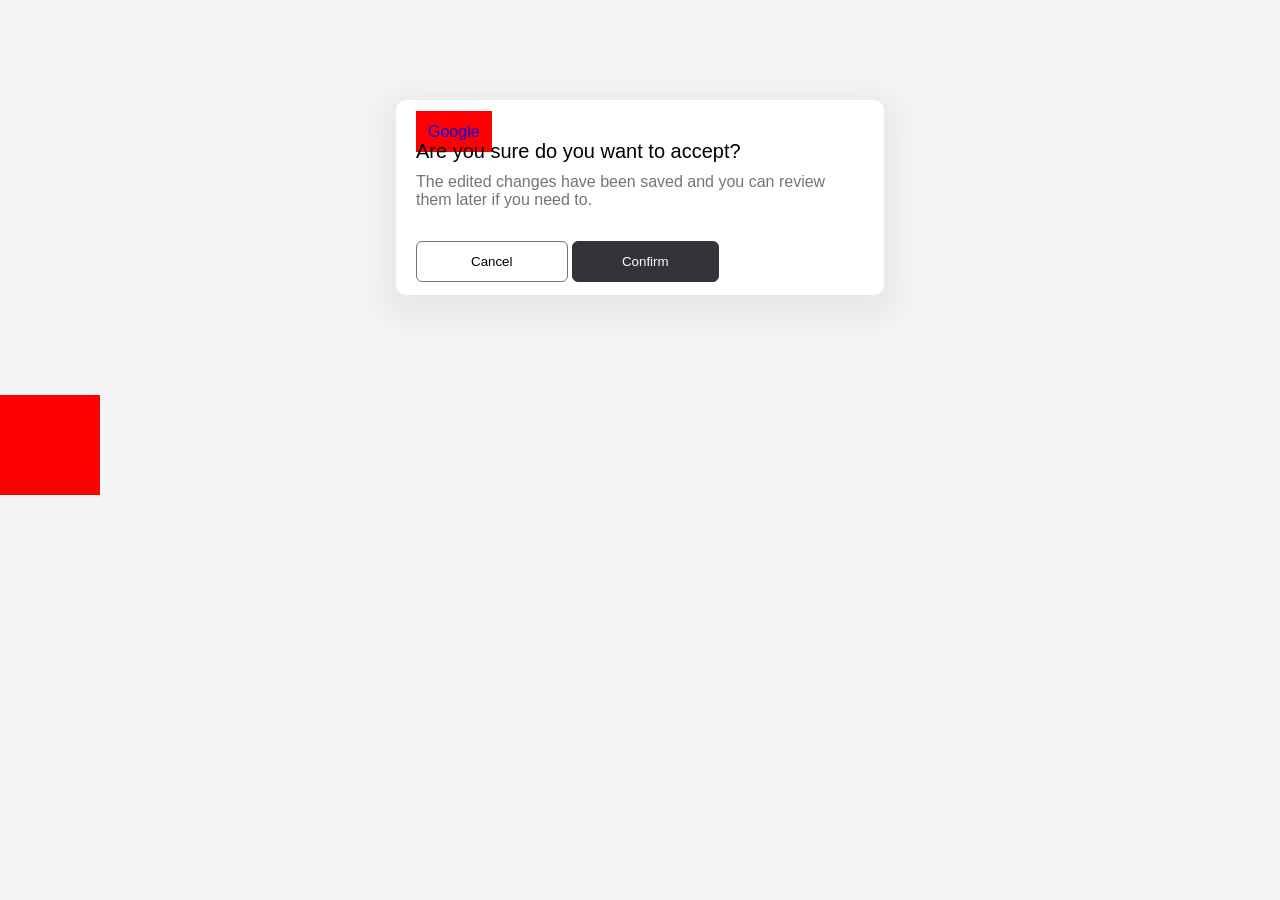
<file: classwork/index.html>
<!doctype html>
<html>
  <head>
    <link rel="stylesheet" href="./css/reset.css" />
    <link rel="stylesheet" href="./css/styles.css" />
    <title>Document</title>
  </head>
  <body>
    <div class="confirmation-section">
      <a href="https://google.com">Google</a>
      <h3>Are you sure do you want to accept?</h3>
      <p>
        The edited changes have been saved and you can review them later if you
        need to.
      </p>
      <button class="cancel btn">Cancel</button>
      <button class="confirm btn">Confirm</button>
    </div>

    <div class="box">

    </div>
  </body>
</html>
</file>
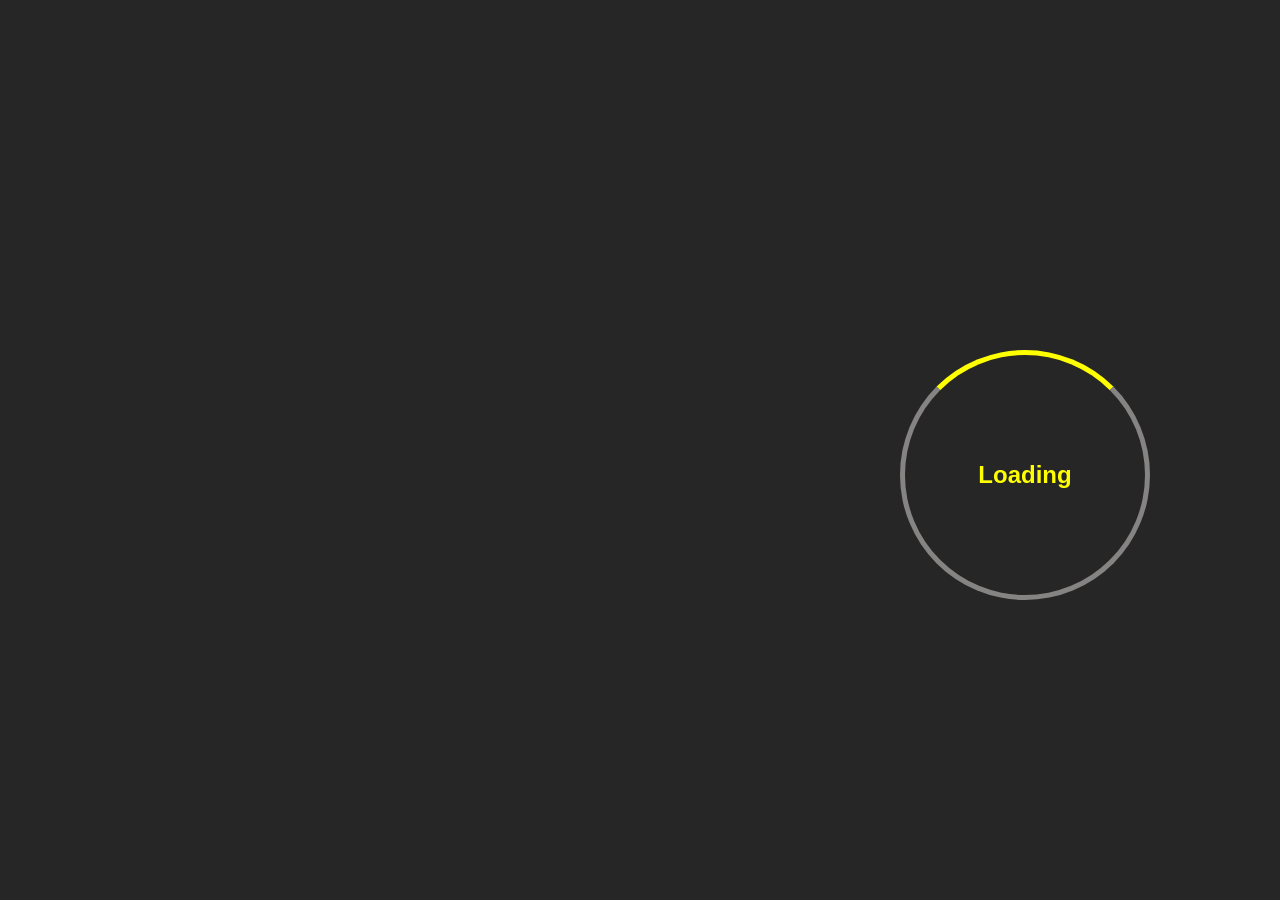
<file: davaleba8/index.html>
<!DOCTYPE html>
<html lang="en">
<head>
    <title>Davaleba_8</title>
    <link rel="stylesheet" href="./css/reset.css">
    <link rel="stylesheet" href="./css/style.css">
    
</head>
<body>
  
    <div class="loader">
    <div class="spinner"></div>
    <p>Loading</p>
</div>
   

</body>
</html>
</file>
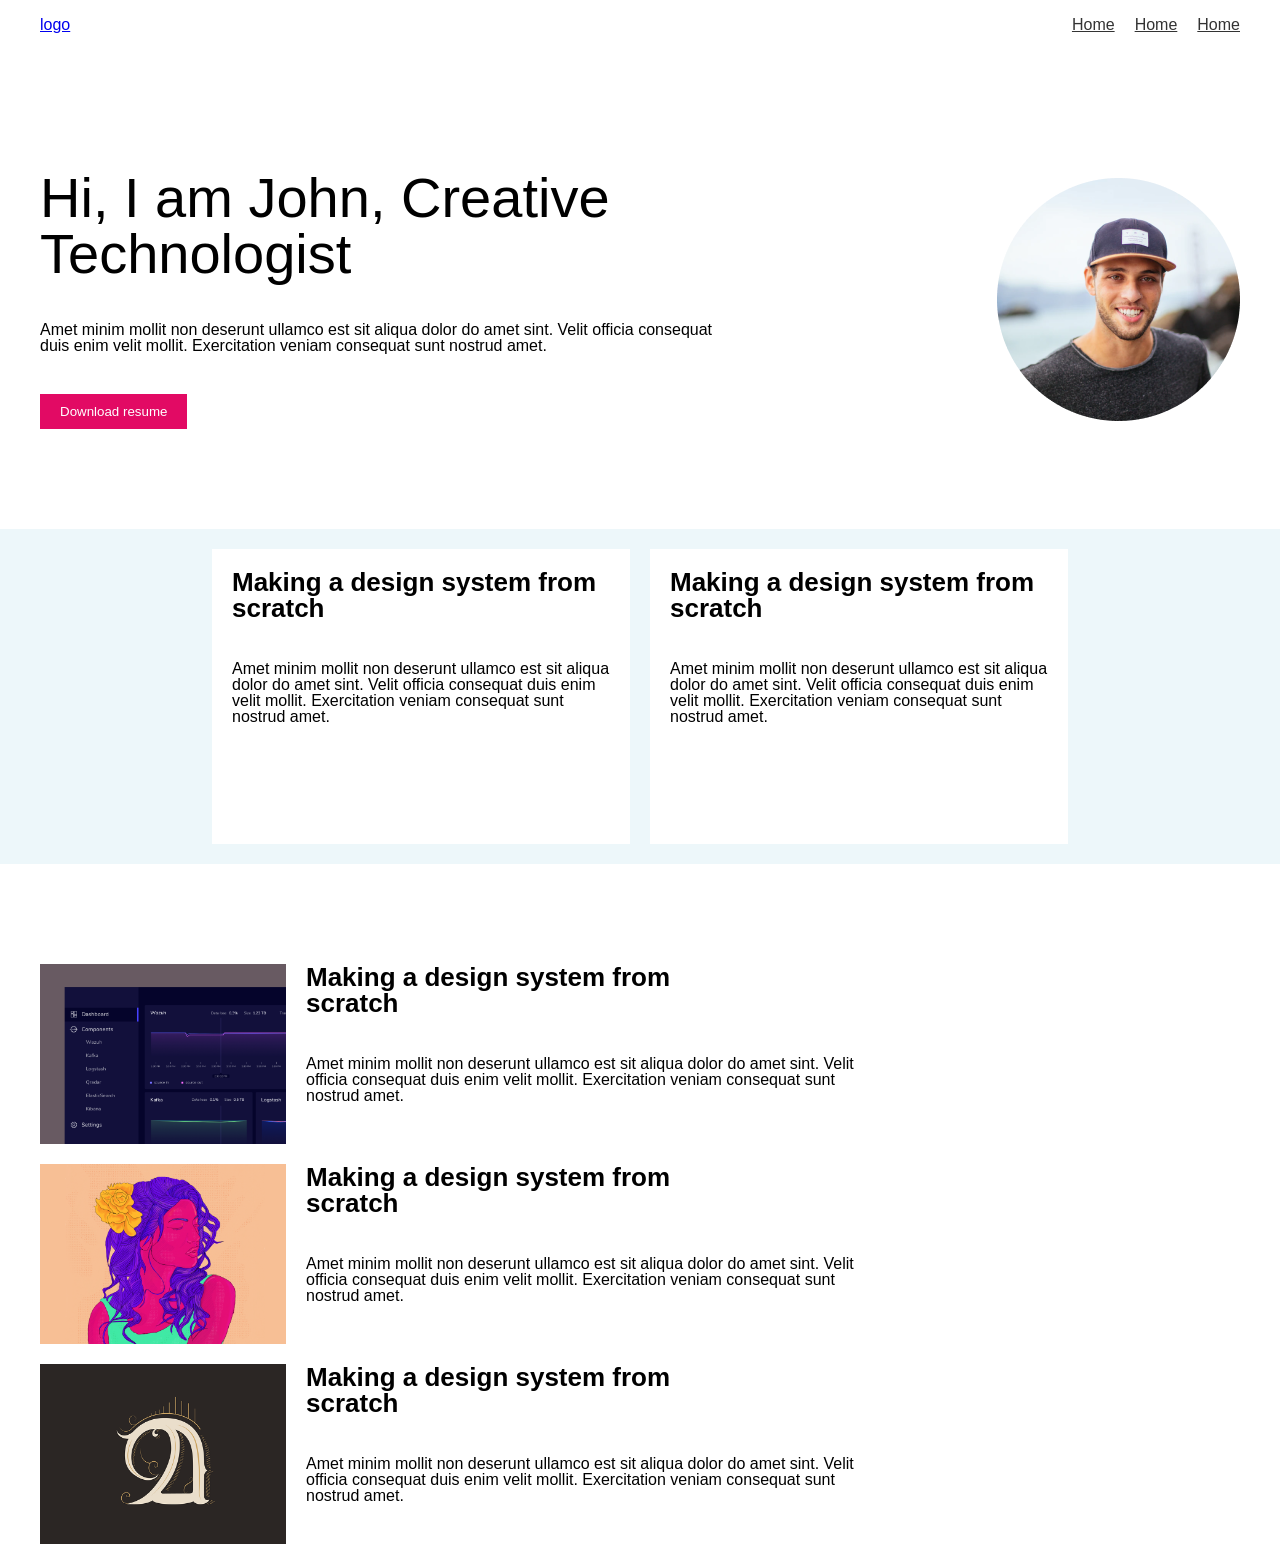
<file: davaleba_11/june-lecture11-main/index.html>
<!doctype html>
<html lang="en">
  <head>
    <link rel="stylesheet" href="./css/reset.css" />
    <link rel="stylesheet" href="./css/styles.css" />
    <meta charset="UTF-8" />
    <meta name="viewport" content="width=device-width, initial-scale=1.0" />
    <title>Lecture 11</title>
  </head>
  <body>
    <header>
      <nav class="container">
        <a href="#">logo</a>

        <ul class="nav-list">
          <li>
            <a href="#">Home</a>
          </li>
          <li>
            <a href="#">Home</a>
          </li>
          <li>
            <a href="#">Home</a>
          </li>
        </ul>

        <img src="./images/burger-icon.svg" alt="menu" class="burger-menu" />
      </nav>
    </header>

    <main>
      <section class="hero container">
        <div class="hero-text">
          <h1>Hi, I am John, Creative Technologist</h1>
          <p>
            Amet minim mollit non deserunt ullamco est sit aliqua dolor do amet sint. 
            Velit officia consequat duis enim velit mollit.
             Exercitation veniam consequat sunt nostrud amet.
          </p>
          <button class="download-btn">Download resume</button>
        </div>
        <img src="./images/profile.png" alt="" class="profile" />
      </section>
      <section class="posts">
        <div class="card">
          <h2>Making a design system from <br /> scratch</h2>
          <p>Amet minim mollit non deserunt ullamco est sit aliqua dolor do amet sint. Velit officia consequat duis enim velit mollit. Exercitation veniam consequat sunt nostrud amet.</p>
        </div>
        <div class="card ">
          <h2>Making a design system from <br /> scratch</h2>
          <p>Amet minim mollit non deserunt ullamco est sit aliqua dolor do amet sint. Velit officia consequat duis enim velit mollit. Exercitation veniam consequat sunt nostrud amet.</p>
        </div>
      </section>
      <section class="gallery container">
               <div class="gallery-item">
                <img src="./images/first.png" alt="" />
                <div>
                 <h2>Making a design system from <br /> scratch</h2>
                 <p> Amet minim mollit non deserunt ullamco est sit aliqua dolor do amet sint. 
                  Velit <br>officia consequat duis enim velit mollit. 
                  Exercitation veniam consequat sunt <br>nostrud amet.</p>
                </div>
               </div>
               <div class="gallery-item">
                <img src="./images/second.png" alt="" />
                <div>
                 <h2>Making a design system from <br /> scratch</h2>
                 <p> Amet minim mollit non deserunt ullamco est sit aliqua dolor do amet sint. 
                  Velit <br>officia consequat duis enim velit mollit. 
                  Exercitation veniam consequat sunt <br>nostrud amet.</p>
                </div>
               </div>
               <div class="gallery-item">
                <img src="./images/third.png" alt="" />
                <div>
                 <h2>Making a design system from <br /> scratch</h2>
                <p> Amet minim mollit non deserunt ullamco est sit aliqua dolor do amet sint. 
                  Velit <br>officia consequat duis enim velit mollit. 
                  Exercitation veniam consequat sunt <br>nostrud amet.</p>
                </div>
               </div>
      </section>
    </main>
  </body>
</html>
</file>
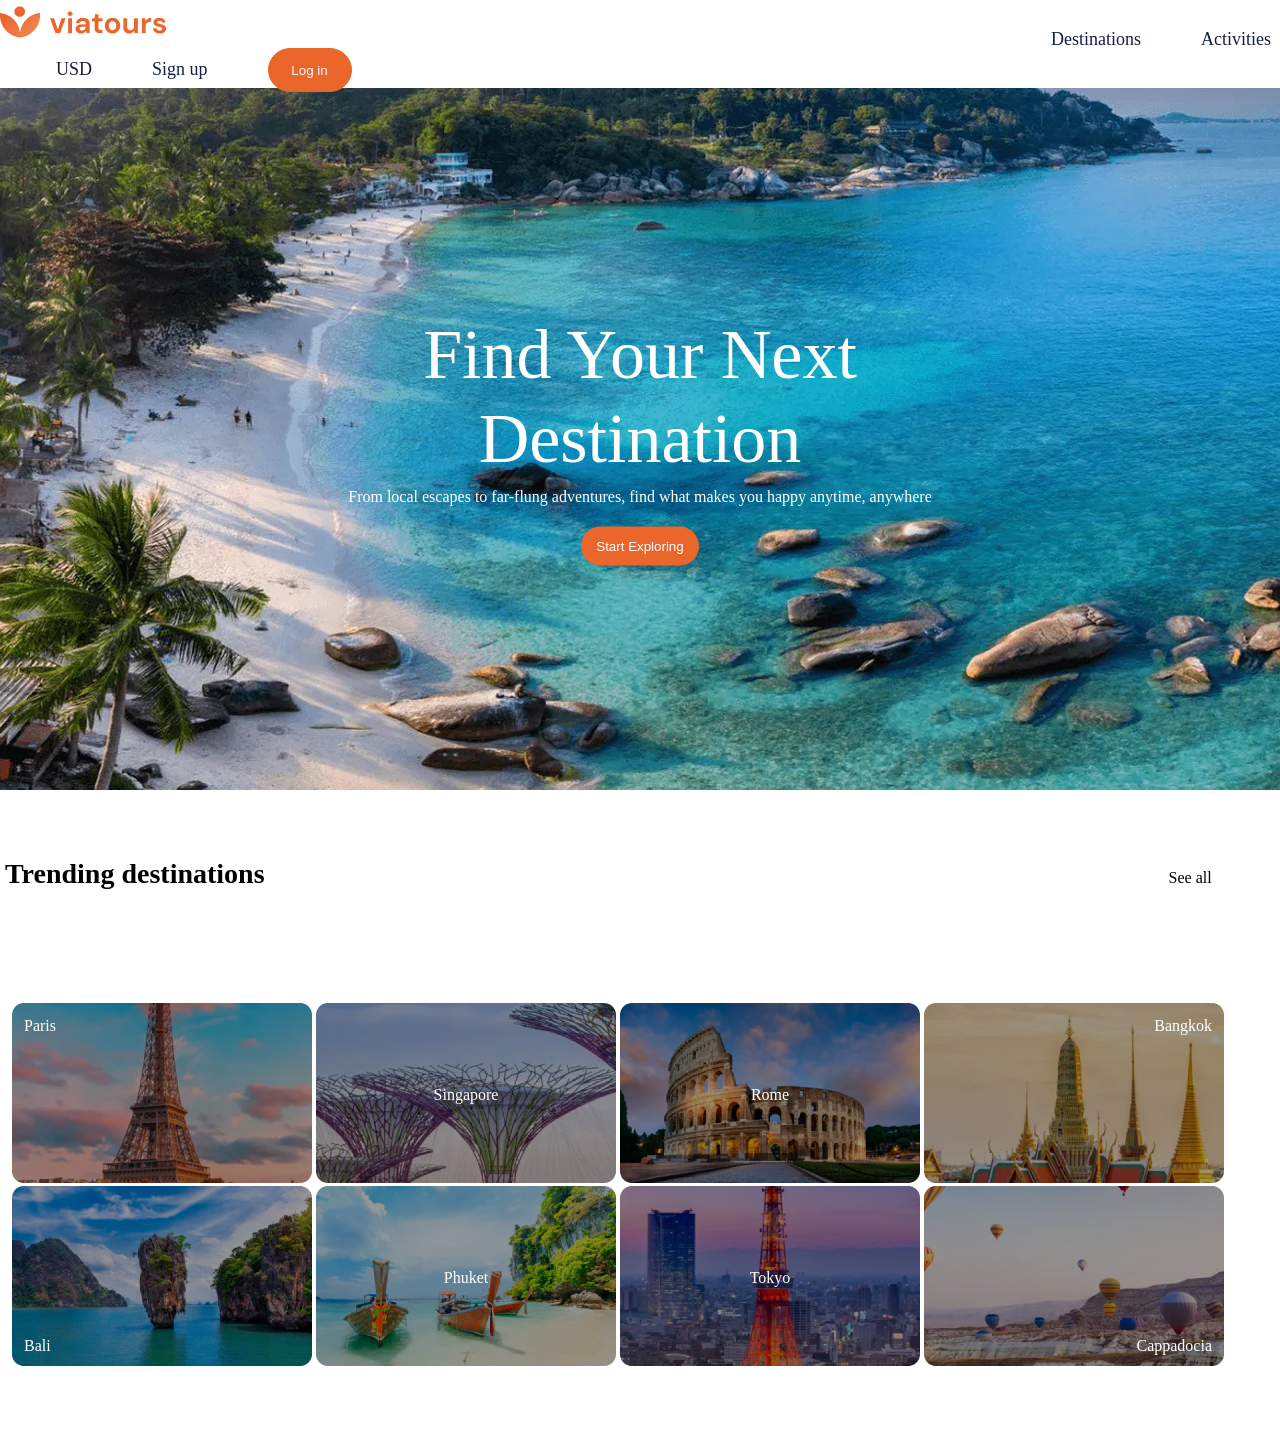
<file: davaleba_5/homework/index.html>
<!DOCTYPE html>
<html lang="en">
<head>
    <title>davaleba 5</title>
    <link rel="stylesheet" href="./css/reset.css" />
    <link rel="stylesheet" href="./css/style.css" />
</head>
<body>
    <header>
      <img src="./images/div.header__logo.png" alt="Geolab Logo" />

      <nav class="header-nav">
        <ul class="nav-list">
         
          </li>
          <li class="nav-item">
            <a href="./index.html">Destinations</a>
          </li>
          <li class="nav-item">
            <a href="./index.html">Activities</a>
          </li>
          <li class="nav-item">
            <a href="./index.html">USD</a>
          </li>
           <li class="nav-item">
            <a href="./index.html">Sign up</a>
          </li>
           <li class="nav-item">
            <button class="log_in">Log in</button>
          </li>
        </ul>
      </nav>
    </header>
    <main>
      <section class="hero">
        <div class="text-wrapper">
          <h1>Find Your Next Destination</h1>
          <p>
            From local escapes to far-flung adventures, find what makes you
            happy anytime, anywhere
          </p>
          <button>Start Exploring</button>
        </div>
      </section>
      <section class="section-text">
        <h2 >Trending destinations</h2>
        <p>See all</p>
        

      </section>
       <section class="destinations">
        <div class="image-wrapper1">
          <img src="./images/paris.png" />
          <h3 class="city_paris">Paris</h3>
        </div>
        <div class="image-wrapper1">
          <img src="./images/singapore.png" />
          <h3 class="city_singapore">Singapore</h3>
        </div>
        <div class="image-wrapper1">
          <img src="./images/roma.png" />
          <h3 class="city_roma">Rome</h3>
        </div>
        <div class="image-wrapper1">
          <img src="./images/bangkok.png" />
          <h3 class="city_bangkok">Bangkok</h3>
        </div>

        <div class="image-wrapper1">
          <img src="./images/bali.png" />
          <h3 class="city_bali">Bali</h3>
        </div>
        <div class="image-wrapper1">
          <img src="./images/phuket.png" />
          <h3 class="city_phuket">Phuket</h3>
        </div>
        <div class="image-wrapper1">
          <img src="./images/tokyo.png" />
          <h3 class="city_tokyo">Tokyo</h3>
        </div>
        <div class="image-wrapper1">
          <img src="./images/cappadocia.png" />
          <h3 class="city_cappadocia">Cappadocia</h3>
        </div>
      </section>
    </main>
    </main>
   
  </body>
</html>
</file>
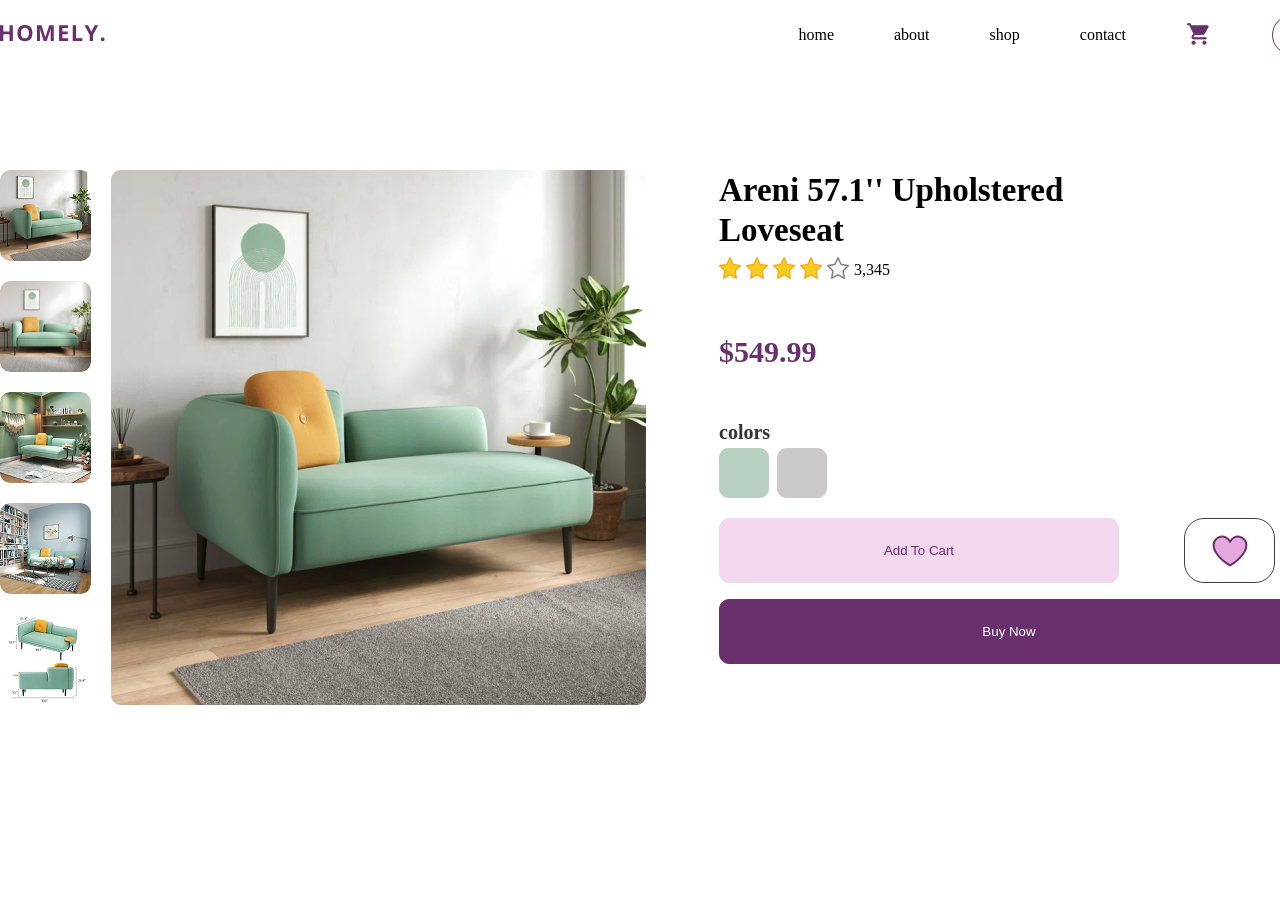
<file: davaleba_6/homework/index.html>
<!DOCTYPE html>
<html lang="en">
<head>
    <title>davaleba_6</title>
    <link rel="stylesheet" href="css/reset.css">
    <link rel="stylesheet" href="css/style.css">
</head>
<body>
    <header class="header">
        <a href="./index.html">
        <img src="./images/logo.svg" alt="Logo" />
      </a>
      <nav class="header-nav">
        <ul class="list">
            <li><a href="#">home</a></li>
            <li><a href="#">about</a></li>
            <li><a href="#">shop</a></li>
            <li><a href="#">contact</a></li>
        </ul>
        <div class="icons">
            <a><img src="images/cart-icon.svg" alt="cart-icon"></a>
            <div class="user-icon"><a><img src="images/user-icon.svg" alt="user-icon"></a></div>

        </div>
      </nav>
    </header>
   <main>
      <section class="hero container">
        <div class="product-images">
          <div class="product-gallery">
            <ul class="images-list">
              <li>
                <img src="./images/product-img-1.png" />
              </li>
              <li>
                <img src="./images/product-img-2.jpg" />
              </li>
              <li>
                <img src="./images/product-img-3.png" />
              </li>
              <li>
                <img src="./images/product-img-4.png" />
              </li>
              <li>
                <img src="./images/product-img-5.png" />
              </li>
            </ul>
          </div>
          <div class="main-image">
            <img src="./images/product-img.png" alt="Sofa" />
          </div>
        </div>

        <div class="product-text">
           <div class="title_div">
             <p class="title">Areni 57.1'' Upholstered<br> Loveseat</p>
            <div class="stars">
                <a><img src="images/Frame (1).png" alt=""></a>
                 <a><img src="images/Frame (1).png" alt=""></a>
                 <a><img src="images/Frame (1).png" alt=""></a>
                 <a><img src="images/Frame (1).png" alt=""></a>
                    <a><img src="images/Frame.png" alt=""></a>
                    <p>3,345</p>
           </div>

            </div>
            <p class="price">$549.99</p>
            <div class="colors">
                <p>colors</p>
                <div class="colors_logos">
                    <img src="images/color-1.png" alt="">
                <img src="images/color-2.png" alt="">
                </div>
            </div>
            <div class="buttons">
                <div class="first_line">
                     <button class="cart">Add To Cart</button>
                     <div class="heart">
                        <img src="images/Frame.svg" alt="">
                     </div>
                </div>
                <button class="buy">Buy Now</button>
            </div>

        </div>
      </section>
    </main>
</body>
</html>
</file>
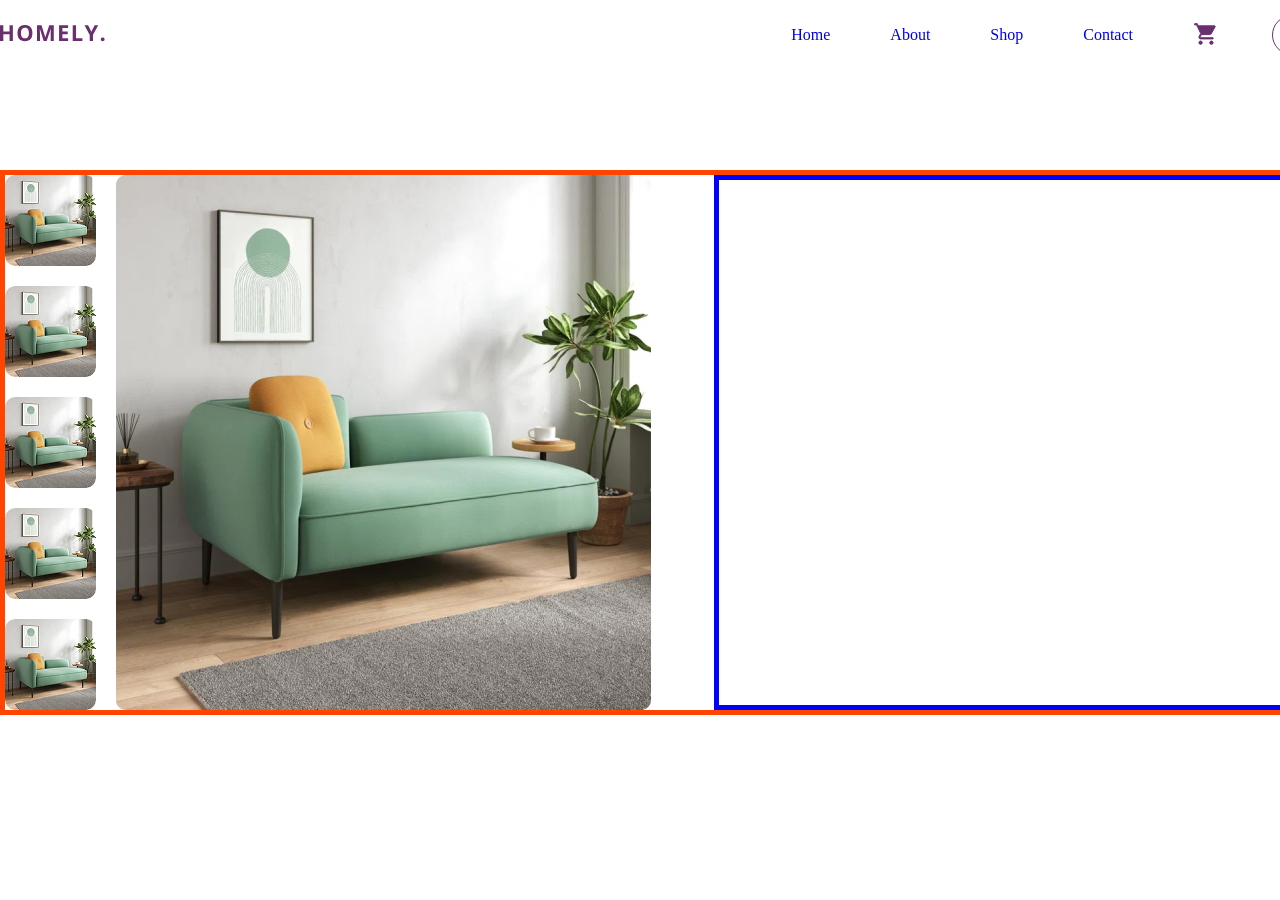
<file: davaleba_6/may-lecture6-main/index.html>
<!doctype html>
<html>
  <head>
    <link rel="stylesheet" href="./css/reset.css" />
    <link rel="stylesheet" href="./css/styles.css" />
    <title>Lecture 6</title>
  </head>
  <body>
    <header class="container">
      <a href="./index.html">
        <img src="./images/logo.svg" alt="Logo" />
      </a>
      <nav class="header-nav">
        <ul class="nav-list">
          <li>
            <a href="#">Home</a>
          </li>
          <li>
            <a href="#">About</a>
          </li>
          <li>
            <a href="#">Shop</a>
          </li>
          <li>
            <a href="#">Contact</a>
          </li>
        </ul>

        <div class="nav-buttons">
          <div>
            <img src="./images/cart-icon.svg" />
          </div>
          <div class="user-profile">
            <img src="./images/user-icon.svg" />
          </div>
        </div>
      </nav>
    </header>

    <main>
      <section class="hero container">
        <div class="product-images">
          <div class="product-gallery">
            <ul class="images-list">
              <li>
                <img src="./images/product-img-1.png" />
              </li>
              <li>
                <img src="./images/product-img-1.png" />
              </li>
              <li>
                <img src="./images/product-img-1.png" />
              </li>
              <li>
                <img src="./images/product-img-1.png" />
              </li>
              <li>
                <img src="./images/product-img-1.png" />
              </li>
            </ul>
          </div>
          <div class="main-image">
            <img src="./images/product-img.png" alt="Sofa" />
          </div>
        </div>

        <div class="product-text"></div>
      </section>
    </main>
    <!-- <section class="wrapper">
      <div class="box"></div>
      <div class="box"></div>
      <div class="box"></div>
    </section> -->
  </body>
</html>
</file>
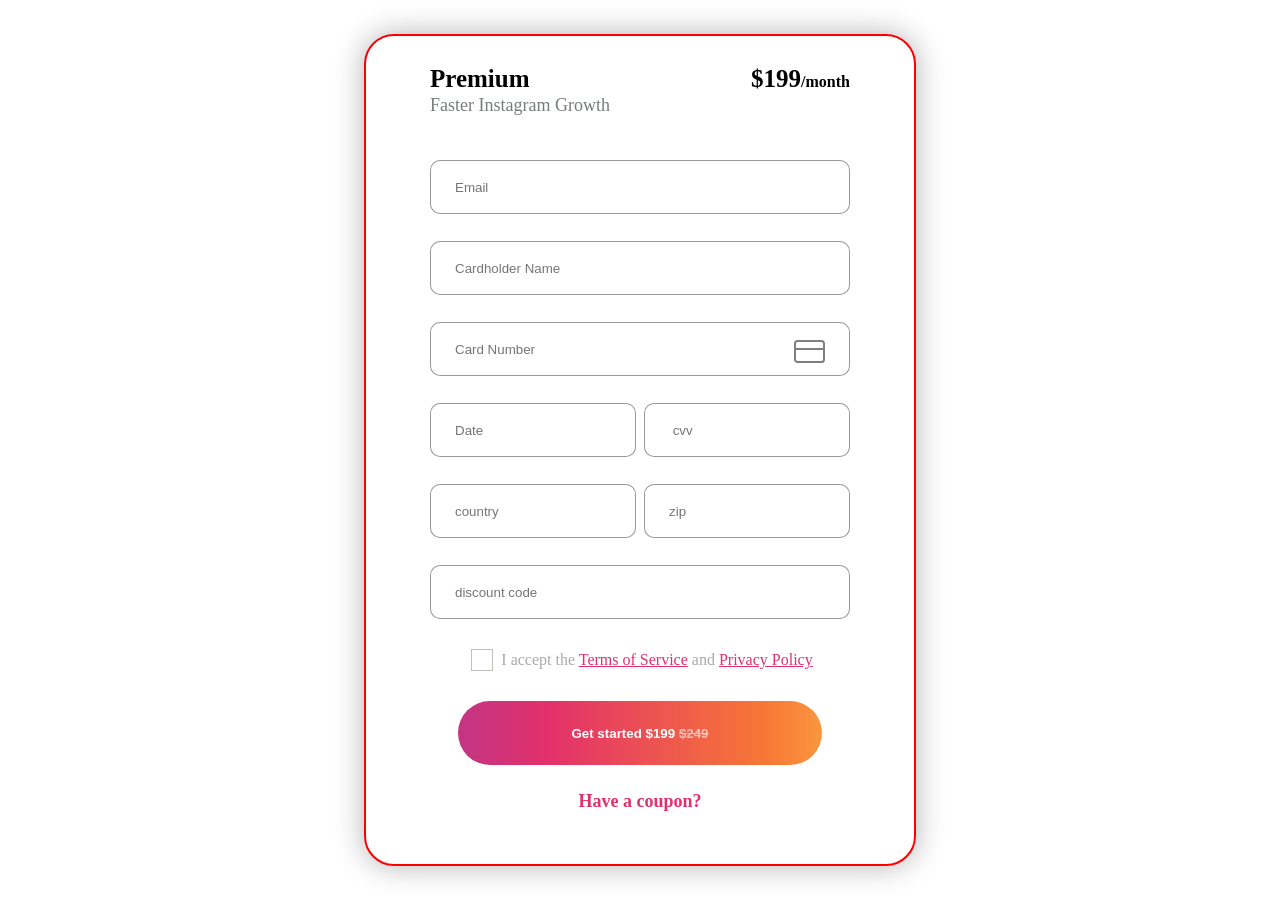
<file: davaleba_8/homework/index.html>
<!doctype html>
<html>
  <head>
    <link rel="stylesheet" href="./css/reset.css" />
    <link rel="stylesheet" href="./css/style.css" />
    <title>Lecture 8</title>
  </head>
  <body>
    <section class="sign-up">
      <div class="form-card">
        <div class="form-header">
          <div class="header-title">
            <h3 class="premium">Premium</h3>
            <h3 class="price">$199<span class="month">/month</span></h3>
          </div>
          <p class="header-desc">Faster Instagram Growth</p>
        </div>

        <form action="#" class="sign-up-form">
          <input type="email" placeholder="Email" />
          <input type="text" placeholder="Cardholder Name" />
          <div class="card-input">
            <input type="text" placeholder="Card Number" />
            <img src="./images/card-icon.svg" class="card-icon" />
          </div>
          <div class="card-details">
          <input type="text" placeholder="Date" />
          <input type="text" placeholder=" cvv" />
          </div>
          <div class="country-details">
            <input type="text" placeholder="country" />
          <input type="text" placeholder="zip" />
          </div>
            <input type="text" placeholder="discount code" />
            
            <div class="Privacy">
                <input type="checkbox" class="checkbox">
                <p>I accept the <a href="" class="link"> Terms of Service</a> and <a href="" class="link">Privacy Policy</a></p>
            </div>
           <button type="submit" class="submit-btn">
                  Get started $199 <span class="sale">$249</span>
         </button>
     <p class="cuppon">Have a coupon?</p>
        </form>
      </div>
    </section>
  </body>
</html>
</file>
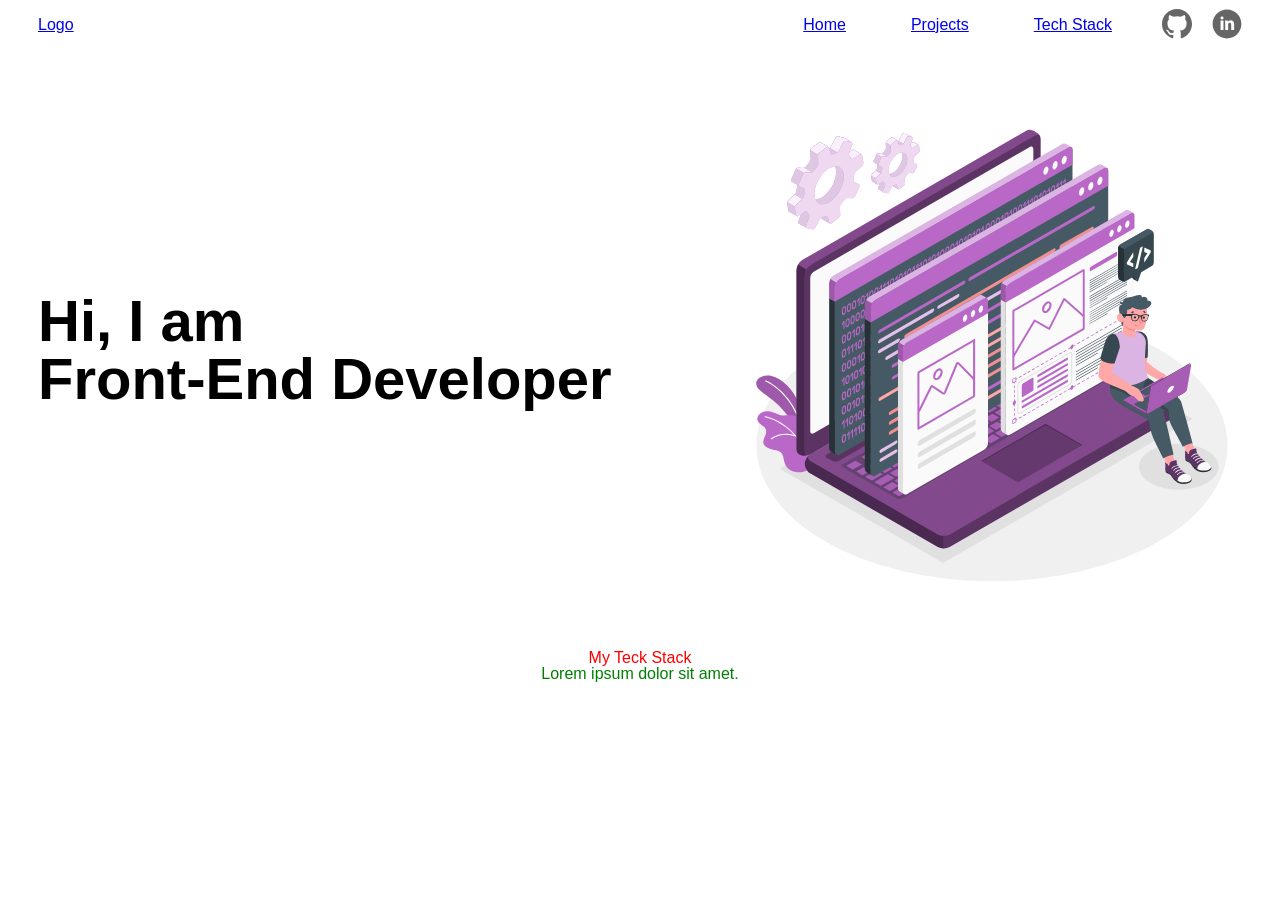
<file: june-lecture12-main/june-lecture12-main/index.html>
<!doctype html>
<html lang="en">
  <head>
    <link rel="stylesheet" href="./css/main.css" />
    <meta charset="UTF-8" />
    <meta name="viewport" content="width=device-width, initial-scale=1.0" />
    <title>Document</title>
  </head>
  <body>
    <header>
      <div class="header-content container">
        <a href="#">Logo</a>
        <nav class="nav">
          <ul class="nav-list">
            <li class="item">
              <a class="link" href="#">Home</a>
            </li>
            <li class="item">
              <a class="link" href="#">Projects</a>
            </li>
            <li class="item">
              <a class="link" href="#">Tech Stack</a>
            </li>
          </ul>

          <ul class="social-media-list">
            <li>
              <a href="#">
                <img src="./images/github-icon.svg" alt="github" />
              </a>
            </li>
            <li>
              <a href="#">
                <img src="./images/linkedin-icon.svg" alt="linkedin" />
              </a>
            </li>
          </ul>
        </nav>
      </div>
    </header>

    <main>
      <section class="hero container">
        <h1>
          Hi, I am <br />
          Front-End Developer
        </h1>
        <img
          src="./images/developer-hero.svg"
          alt="developer"
          class="developer-hero"
        />
      </section>

      <section class="tech-stack container">
        <h2>My Teck Stack</h2>
        <p>Lorem ipsum dolor sit amet.</p>
      </section>
    </main>
  </body>
</html>
</file>
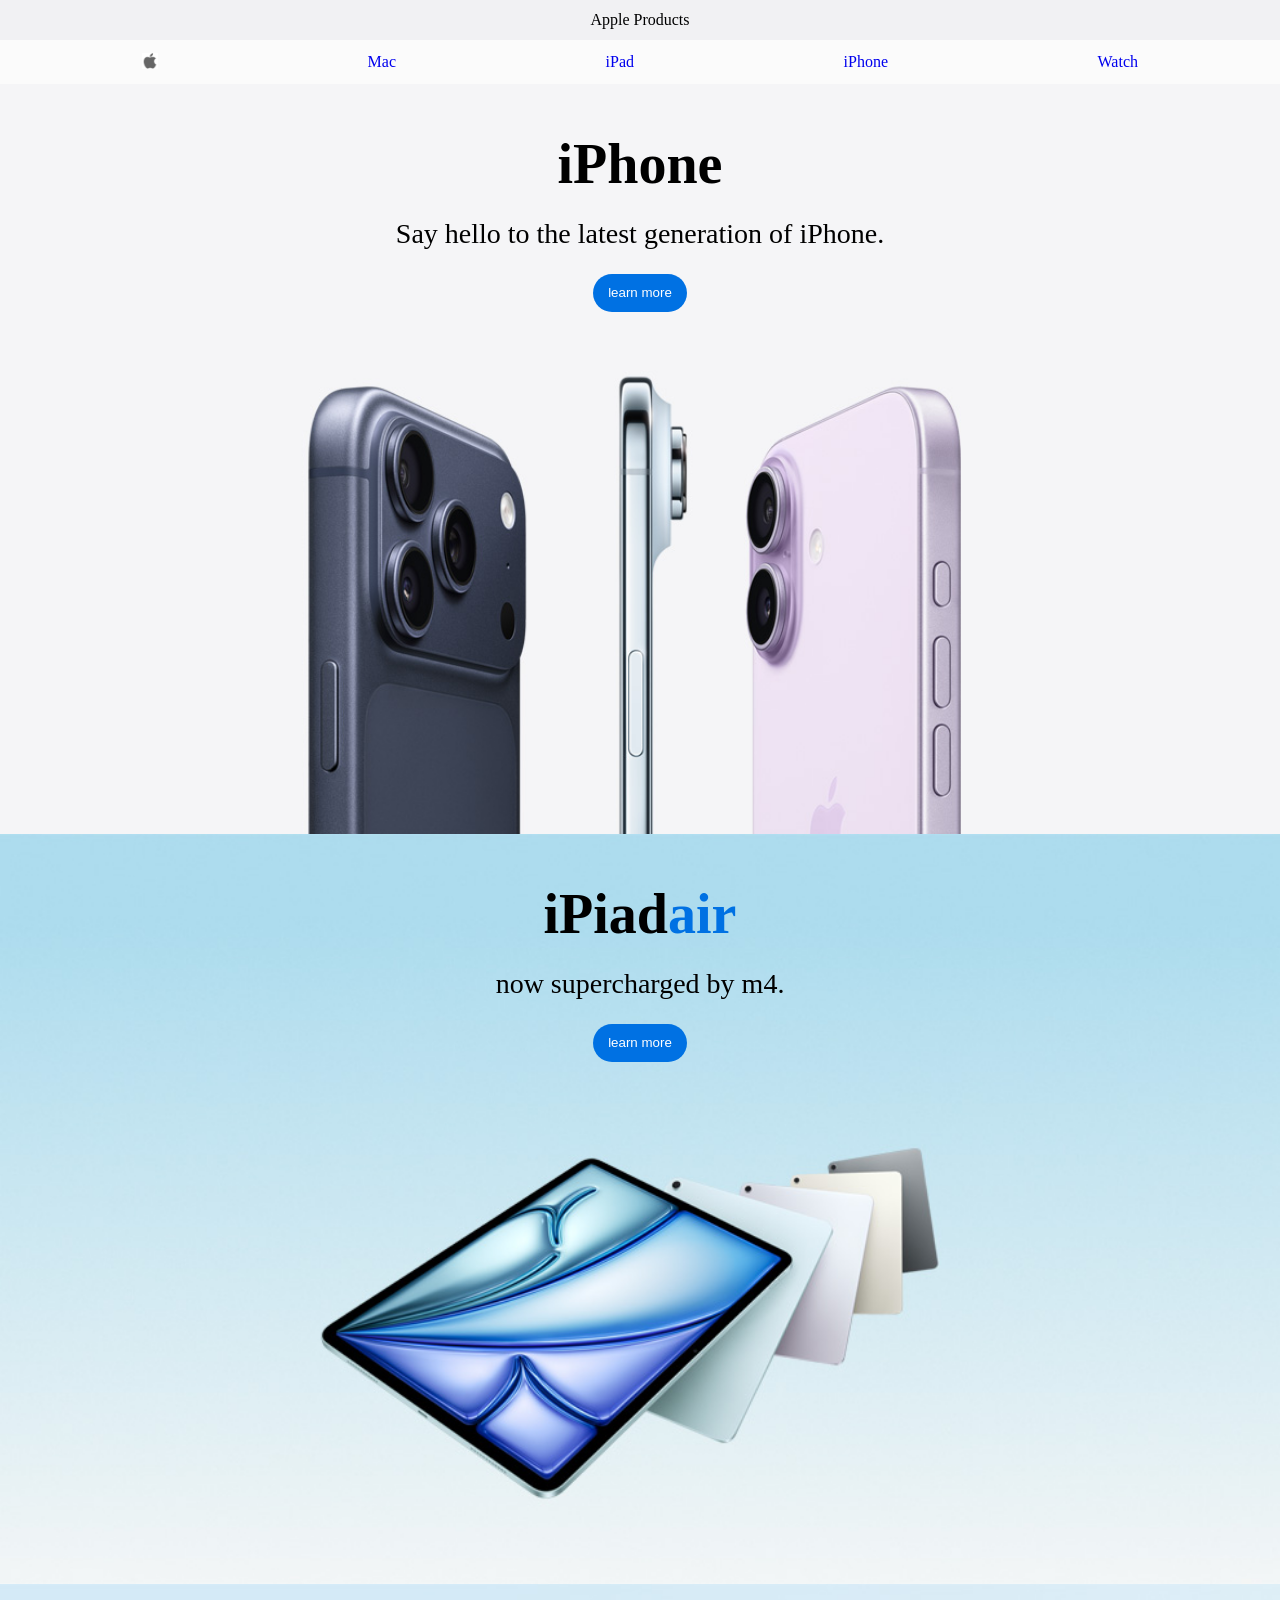
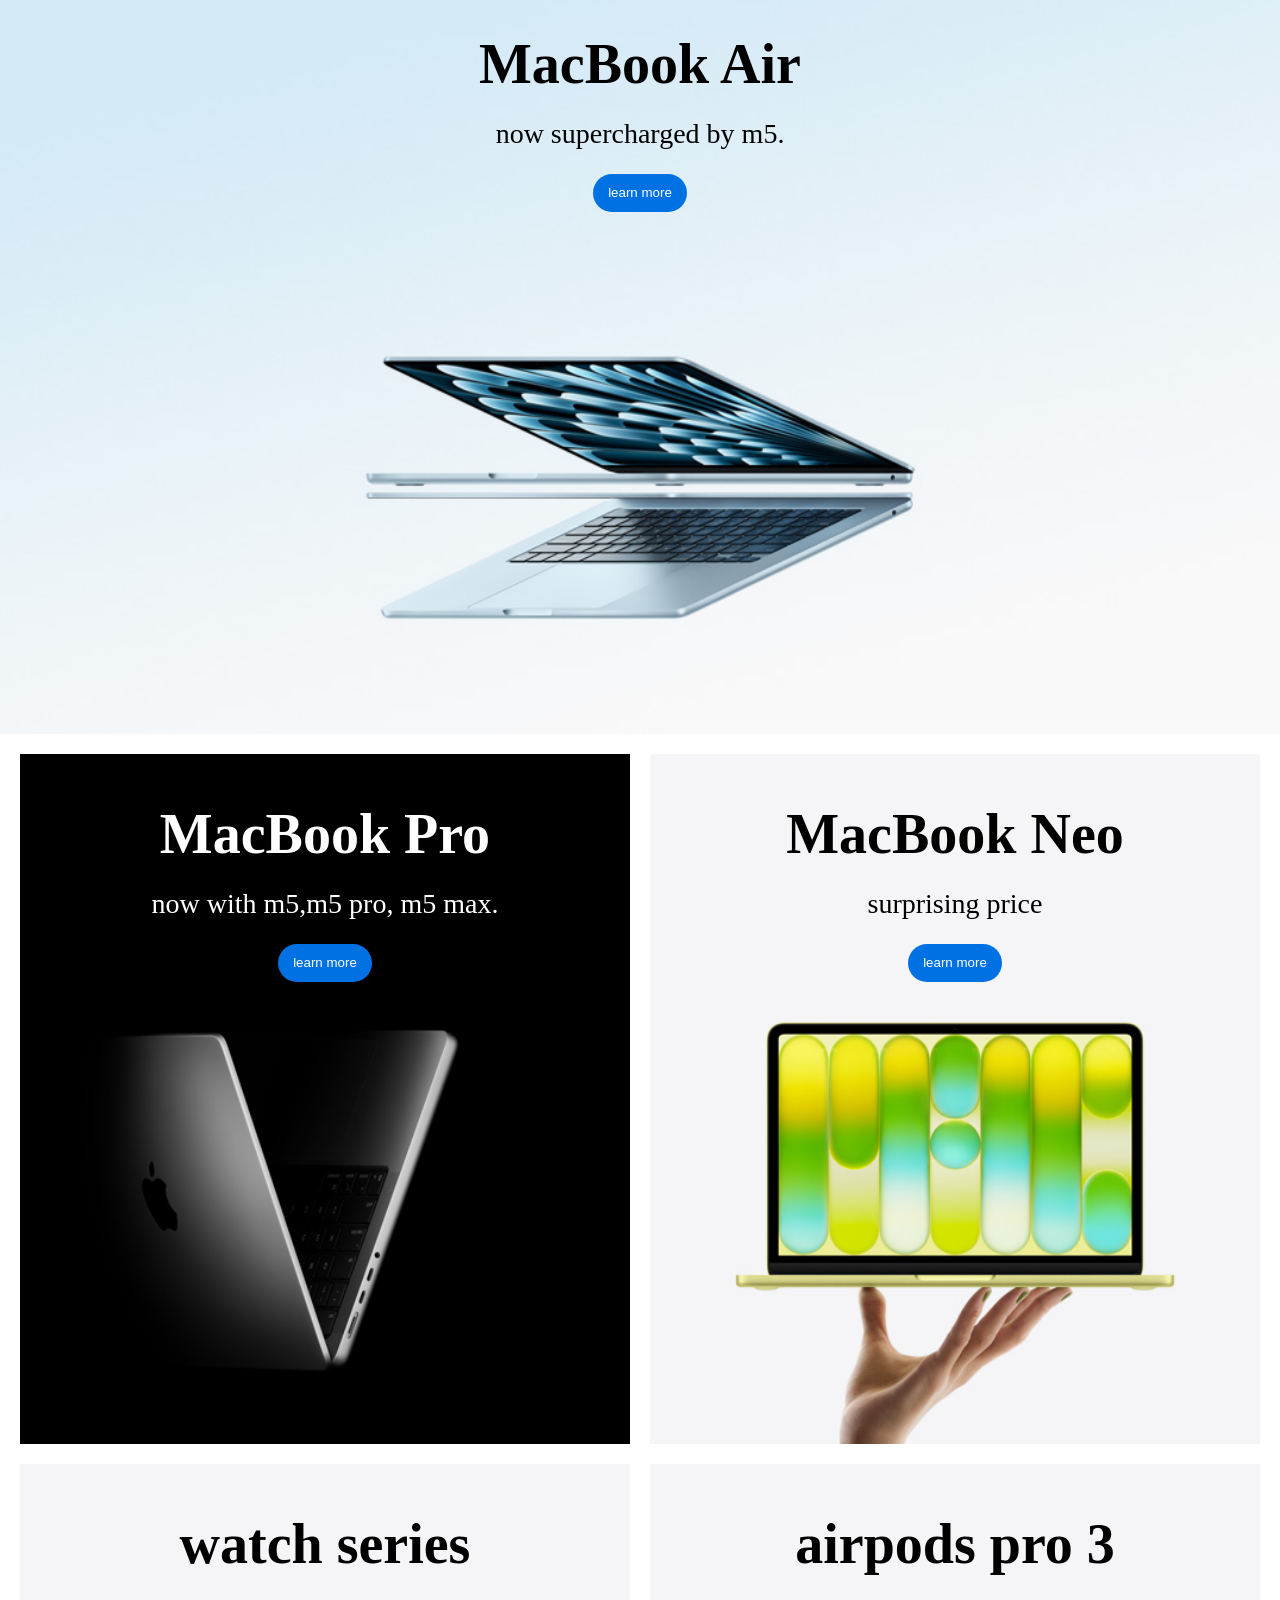
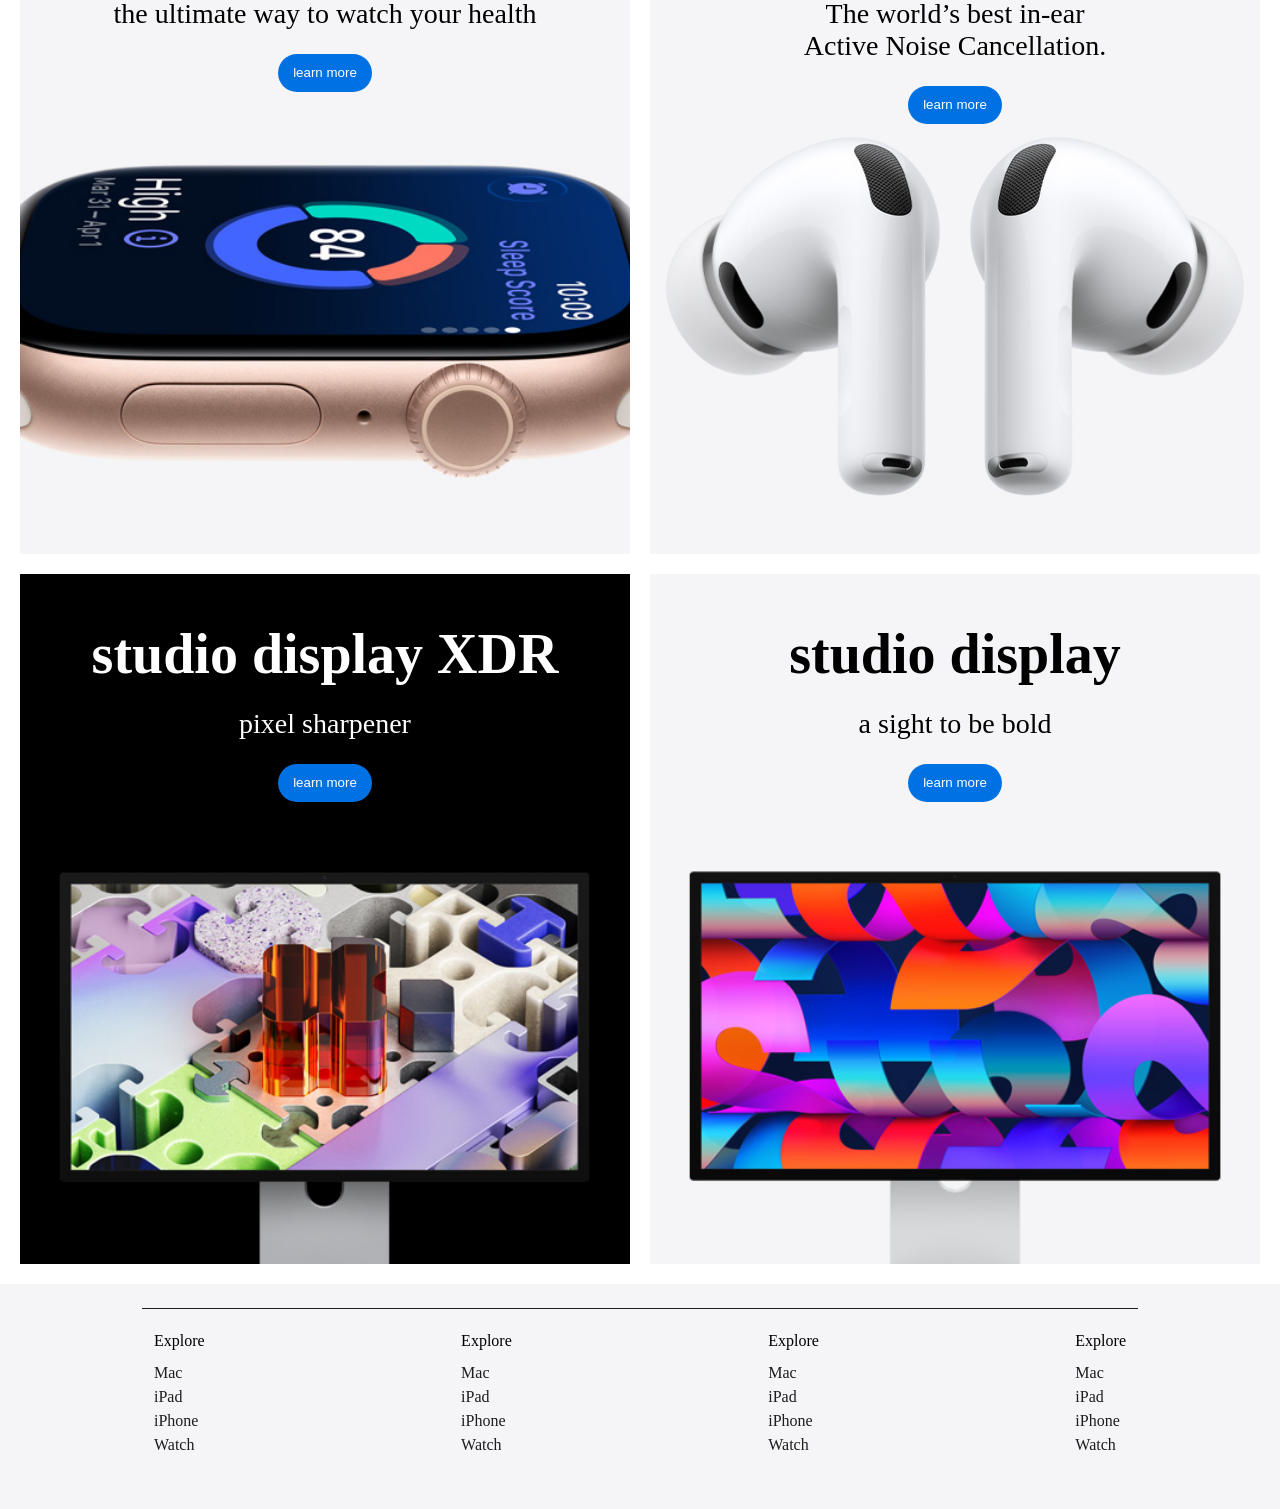
<file: may-lecture10-main/may-lecture10-main/index.html>
<!doctype html>
<html lang="en">
  <head>
    <meta charset="UTF-8" />
    <link rel="stylesheet" href="./css/reset.css" />
    <link rel="stylesheet" href="./css/styles.css" />
    <title>Lecture 10</title>
  </head>
  <body>
    <header>
      <div class="header-top">Apple Products</div>
      <nav>
        <ul class="nav-list container">
          <li>
            <a href="#">
              <img src="./images/logo.png" alt="" class="logo" />
            </a>
          </li>
          <li>
            <a href="#">Mac</a>
          </li>
          <li>
            <a href="#">iPad</a>
          </li>
          <li>
            <a href="#">iPhone</a>
          </li>
          <li>
            <a href="#">Watch</a>
          </li>
        </ul>
      </nav>
    </header>

    <main>
      <section class="hero">
        <div class="hero-text">
          <h2>iPhone</h2>
          <p>Say hello to the latest generation of iPhone.</p>
          <button>learn more</button>
        </div>
      </section>
       <section class="ipad-hero">
        <div class="hero-text">
          <h2>iPiad<span class="aipad_span">air</span></h2>
          <p>now supercharged by m4.</p>
          <button>learn more</button>
        </div>
      </section>
      <section class="mac-hero">
        <div class="hero-text">
          <h2>MacBook Air </h2>
          <p>now supercharged by m5.</p>
          <button>learn more</button>
        </div>
      </section>
      <section class="product-cards">
        <div class="card card1">
        <div class="mac hero-text">
          <h2>MacBook Pro </h2>
          <p>now with m5,m5 pro, m5 max.</p>
          <button>learn more</button>
        </div>
        </div>
        <div class="card card2">
          <div class=" hero-text">
          <h2>MacBook Neo </h2>
          <p>surprising price</p>
          <button>learn more</button>
        </div>
        </div>
        <div class="card card3">
          <div class=" hero-text">
          <h2>watch series </h2>
          <p>the ultimate way to watch your health</p>
          <button>learn more</button>
        </div>
        </div>
        <div class="card card4">
          <div class=" hero-text">
          <h2>airpods pro 3 </h2>
          <p>The world’s best in-ear  <br> Active Noise Cancellation.</p>
          <button>learn more</button>
        </div>
        </div>
         <div class="card  card5">
          <div class="mac  hero-text">
          <h2>studio display XDR</h2>
          <p>pixel sharpener</p>
          <button>learn more</button>
        </div>
         </div>
          <div class="card card6">
            <div class=" hero-text">
          <h2>studio display </h2>
          <p>a sight to be bold</p>
          <button>learn more</button>
        </div>
          </div>
      </section>
      <section></section>
    </main>
    <footer>
      <div class="footer-content container">
        <div class="Explore">
          <h4>Explore</h4>
          <ul class="explore-links">
            <li>
              <a href="#">Mac</a>
            </li>
            <li>
              <a href="#">iPad</a>
            </li>
            <li>
              <a href="#">iPhone</a>
            </li>
            <li>
              <a href="#">Watch</a>
            </li>
          </ul>
        </div>
        <div class="Explore">
          <h4>Explore</h4>
          <ul class="explore-links">
            <li>
              <a href="#">Mac</a>
            </li>
            <li>
              <a href="#">iPad</a>
            </li>
            <li>
              <a href="#">iPhone</a>
            </li>
            <li>
              <a href="#">Watch</a>
            </li>
          </ul>
        </div>
        <div class="Explore">
          <h4>Explore</h4>
          <ul class="explore-links">
            <li>
              <a href="#">Mac</a>
            </li>
            <li>
              <a href="#">iPad</a>
            </li>
            <li>
              <a href="#">iPhone</a>
            </li>
            <li>
              <a href="#">Watch</a>
            </li>
          </ul>
        </div>
        <div class="Explore">
          <h4>Explore</h4>
          <ul class="explore-links">
            <li>
              <a href="#">Mac</a>
            </li>
            <li>
              <a href="#">iPad</a>
            </li>
            <li>
              <a href="#">iPhone</a>
            </li>
            <li>
              <a href="#">Watch</a>
            </li>
          </ul>
        </div>
      </div>
    </footer>
  </body>
</html>
</file>
<file: classwork/css/styles.css>
body {
  background-color: #f5f5f5;
  font-family: Arial, Helvetica, sans-serif;
}

.frame {
  border: 3px solid green;
  width: 200px;
  height: 200px;
  margin: 100px auto;

  padding: 20px;
}

img {
  width: 200px;
  height: 200px;
}

.confirmation-section {
  width: 488px;
  height: 195px;
  background-color: #fff;
  border-radius: 10px;
  margin: 100px auto;
  box-shadow: 0px 10px 30px 17px rgba(0, 0, 0, 0.05);
  -webkit-box-shadow: 0px 10px 30px 17px rgba(0, 0, 0, 0.05);
  -moz-box-shadow: 0px 10px 30px 17px rgba(0, 0, 0, 0.05);
  padding: 24px 20px;
}

h3 {
  font-size: 20px;
  color: #000;
  line-height: normal;
}

p {
  font-size: 16px;
  color: #71747b;
  line-height: normal;
  margin: 10px 0px 32px;
}

.cancel {
  padding: 12px 54px;
  border: 1px solid #71747b;
  background-color: #fff;
}

.confirm {
  padding: 12px 49px;
  background-color: #32343a;
  border: 1px solid #32343a;
  color: #fff;
}

.btn {
  border-radius: 6px;
  cursor: pointer;
}

a {
  background-color: red;
  margin-bottom: 30px;
  padding: 12px;
}

.box {
  width: 100px;
  height: 100px;
  background-color: red;
}
</file>
<file: davaleba8/css/style.css>
body {
  
    background: #262626;
    font-family: sans-serif;
}

.loader {
    margin-top: 350px;
    margin-left: 900px;
    position: relative;
    width: 250px;
    height: 250px;
}

.spinner {
    
    width: 100%;
    height: 100%;
    border: 5px solid #868383;
    border-top-color: yellow;
    border-radius: 50%;
    animation: MySpinner 2s linear infinite;
}

.loader p {
    position: absolute;
    top: 50%;
    left: 50%;
    transform: translate(-50%, -50%);

    color: yellow;
    font-size: 24px;
    font-weight: bold;
}

@keyframes MySpinner {
    from {
        transform: rotate(0deg);
    }
    to {
        transform: rotate(360deg);
    }
}
</file>
<file: davaleba_11/june-lecture11-main/css/styles.css>
body {
  font-family: Arial, Helvetica, sans-serif;
}
header {
  height: 50px;
}

nav,
ul {
  display: flex;
  align-items: center;
  justify-content: space-between;
  height: 100%;
}

ul a {
  color: #333;
}

.nav-list {
  column-gap: 20px;
}
.container {
  max-width: 1200px;
  margin: auto;
}

h1 {
  font-size: 56px;
}

.burger-menu {
  display: none;
}

.hero {
  display: flex;
  justify-content: space-between;
  align-items: center;
  margin-top: 120px;
}

.hero-text {
  max-width: 697px;
}
.download-btn {
  margin-top: 40px;
  padding: 10px 20px;
  background-color: #e20a64;
  color: #fff;
  border: none;
  cursor: pointer;
}

.posts {
  display: flex;
  column-gap: 20px;
  flex-wrap: wrap;
  margin-top: 100px;
  padding: 20px;
  background-color: #EDF7FA;
  align-items: center;
  justify-content: center;
}
.card {
   min-height: 295px; 
  width: 418px;
  width: 418px;
  padding: 20px;
  background-color: #fff;
  
}

h2{
  font-size: 26px;
  font-weight: 700;
  line-height: 100%;

}
 p{
  font-size: 16px;
  font-weight: 400;
  line-height: 100%;
  margin-top: 40px;
}

.gallery {
  display: flex;
  flex-direction: column;
  row-gap: 20px;
  margin-top: 100px;


}
.gallery div img{
  width: 246px;
  height: 180px;
}
.gallery-item{
  display: flex;
  gap: 20px;
}


@media (max-width: 600px) {
  .card {
    width: 100%;
  }
  .posts {
    row-gap: 10px;
  }
  .hero {
    justify-content: center;
    flex-direction: column-reverse;
    row-gap: 34px;
  }

  .hero-text {
    text-align: center;
  }

  .hero-text h1 {
    font-size: 32px;
    line-height: 36px;
  }

  .nav-list {
    display: none;
  }

  .burger-menu {
    display: block;
  }
  .gallery-item{
  display: flex;
  flex-direction: column;
  gap: 20px;
}
}
</file>
<file: davaleba_5/homework/css/style.css>
header{
    width:100%;
    height:88px;
    position:sticky;
    top:0;
    z-index:100;
}

.header-nav {
  margin-left: 444px;
}

.header-nav,
.nav-list {
  display: inline;
}

ul {
  list-style-type: none;
}

.nav-item {
  display: inline;
  margin-left: 56px;
}

a {
  text-decoration: none;
  font-size: 18px;
  color: #14203e;
}
.log_in{
    width:84px;
    height:44px;
    background-color:#EB662B;
    border:1px solid #EB662B;
    border-radius:200px;
    color:white;
}
.hero {
  width: 100%;
  height: 702px;
  background-image: url("../images/hero-bg.jpg");
  background-repeat: no-repeat;
  background-size: cover;
  background-position: center;
  position: relative;
}

h1 {
  font-size: 70px;
  color: #fff;
  line-height: 84px;
}

p {
  color: #fff;
  margin-top: 8px;
  margin-bottom: 22px;
}

.text-wrapper {
  width: 630px;
  text-align: center;
  position: absolute;
  top: 50%;
  left: 50%;
  transform: translate(-50%, -50%);
}

button {
  background-color: #eb662b;
  color: #fff;
  border-radius: 200px;
  border: none;
  padding: 12px 15px;
}
.destinations {
  width: 1320px;
  margin: 100px auto;
}

.image-wrapper1 {
  position: relative;
  display: inline-block;
  width: 300px;
  top: 15px;
  left: 12px;
  color: #fff;
}

.image-wrapper1 img {
  border-radius: 8px;
}

.city_paris {
  position: absolute;
  top: 15px;
  left: 12px;
  color: #fff;
}

.city_singapore {
  position: absolute;
     left: 50%;
    top: 50%;
    transform: translate(-50%, -50%);
  color: #fff;
}

.city_roma {
  position: absolute;
     left: 50%;
    top: 50%;
    transform: translate(-50%, -50%);
  color: #fff;
}

.city_bangkok {
  position: absolute;
  top: 15px;
  right: 12px;
  color: #fff;
}

.city_bali {
  position: absolute;
  bottom: 15px;
  left: 12px;
  color: #fff;
}

.city_phuket {
  position: absolute;
 left: 50%;
    top: 50%;
    transform: translate(-50%, -50%);
  color: #fff;
}

.city_tokyo {
  position: absolute;
    left: 50%;
    top: 50%;
    transform: translate(-50%, -50%);
     color: #fff;
}
.city_cappadocia {
  position: absolute;
   bottom: 15px;
  right: 12px;
  color: #fff;
}
.section-text{

    width:1320px;
    margin:70px auto;
}

.section-text h2{
    margin-left:5px;
    display:inline;
    font-size:28px;
    font-weight: bold;

}

.section-text p{
    display:inline;
    margin-left:900px;
    color:black;
}
</file>
<file: davaleba_6/homework/css/style.css>
.header{
    width:  1312px;
    margin: auto;
  display: flex;
  justify-content: space-between;
  align-items: center;
  height: 70px;
  position: sticky;
  z-index:100 ;
  top: 0;
  background-color: #fff;
  
}
.list{
    display: flex;
    gap:60px;
}
a{
    color:black;
}
.icons{
    display: flex;
    gap: 60px;
     align-items: center;

}
.header-nav{
    display: flex;
    gap: 60px; 
 align-items: center;

}
.user-icon{
    width: 40px;
  height: 40px;
  border: 1px solid #69306d;
  border-radius: 50%;
  display: flex;
  align-items: center;
  justify-content: center;
}
.container {
  width: 1312px;
  margin: auto;
}
.hero {
  margin-top: 100px;
  display: flex;
  justify-content: space-between;
}

.product-images {
  width: 646px;
  height: 535px;
  display: flex;
  column-gap: 20px;
}

.product-text {
  width: 593px;
  height: 535px;

}

.product-gallery {
  width: 91px;
  height: 535px;
}

.main-image {
  height: 535px;
  width: 535px;
  border-radius: 10px;
}

.images-list {
  display: flex;
  flex-direction: column;
  row-gap: 20px;
}

.images-list img {
  display: block;
  border-radius: 10px;
}
.stars{
    display: flex;

}
/*.stars:active {
    background-color: yellow;
}*/
.product-text{
    display: flex;
    flex-direction: column;
    row-gap: 20px;
}
.title{
    font-weight: 700;
    font-style:bold ;
    font-size: 33px;
    line-height: 40px;
    letter-spacing: 4%;
}
.stars{
    display: flex;
    align-items: center;
    gap:5px;
}
.title_div{
    display: flex;
    flex-direction: column;
    row-gap: 7px;
}
.price{
     font-weight: 700;
    font-style:bold ;
    font-size: 30px;
    line-height: 100px;
    letter-spacing: 4%;
    color: #69306D;
}
.colors p{
     font-weight: 600;
    font-style:bold ;
    font-size: 20px;
    letter-spacing: 2%;
   color: #000000CC;
}
.colors{
    display: flex;
    flex-direction: column;
    row-gap: 6px;
}
.colors img{
    height: 50px;
    width: 50px;
}
.colors_logos{
    display: flex;
    gap: 8px;
}
.buttons{
    display: flex;
    flex-direction: column;
    row-gap: 16px;
}
.first_line{
    display: flex;
    align-items: center;
    gap: 65px;
}
.cart{
    color: #69306D;
    width: 400px;
    height: 65px;
    background-color: #F2D7EE;
    border:1px solid #F2D7EE;
    border-radius: 10px;
}

.heart{
    display: flex;
    align-items: center;
    justify-content: center;
    border: 1px solid rgb(65, 64, 64);
    width: 91px;
    height: 65px;
    border-radius: 20px;
}
.buy{
    color: #fff;
      width: 580px;
    height: 65px;
    background-color: #69306D;
    border: 1px solid #69306D;
    border-radius: 10px;
}
</file>
<file: davaleba_6/may-lecture6-main/css/styles.css>
.wrapper {
  width: 1200px;
  height: 500px;
  border: 5px solid red;
  margin: 100px auto;
  display: flex;
  /* justify-content: center; */
  /* column-gap: 60px; */
  /* align-items: center; */
  /* align-items: baseline; */

  /* flex-direction: row; */
  flex-direction: column;
  row-gap: 10px;
  /* justify-content: ; */
  /* flex არის row */
  /* justify-content: ; - ჰორიზონტალური */
  /* align-items: ; - ვერტიკალური */

  /* flex არის column */
  /* justify-content: ; - ვერტიკალური */
  /* align-items: ; - ჰორიზონტალური */
}

.box {
  width: 140px;
  height: 150px;
}

.box:nth-child(1) {
  background-color: red;
}
.box:nth-child(2) {
  background-color: green;
}
.box:nth-child(3) {
  background-color: blue;

  padding: 40px;
}
.box:nth-child(4) {
  background-color: pink;
}
.box:nth-child(5) {
  background-color: rgb(200, 255, 0);
}

.container {
  width: 1312px;
  /* border: 2px solid blue; */
  margin: auto;
}

header {
  display: flex;
  justify-content: space-between;
  align-items: center;
  height: 70px;
}

.nav-list {
  display: flex;
  column-gap: 60px;
}

.header-nav,
.nav-buttons {
  display: flex;
  align-items: center;
}

.header-nav {
  column-gap: 60px;
}

.nav-buttons {
  column-gap: 53px;
}

.user-profile {
  width: 40px;
  height: 40px;
  border: 1px solid #69306d;
  border-radius: 50%;
  display: flex;
  align-items: center;
  justify-content: center;
}

.nav-buttons div {
  cursor: pointer;
}

.hero {
  border: 5px solid orangered;
  margin-top: 100px;
  display: flex;
  justify-content: space-between;
}

.product-images {
  width: 646px;
  height: 535px;
  display: flex;
  column-gap: 20px;
  /* border: 5px solid green; */
}

.product-text {
  width: 593px;
  height: 535px;
  border: 5px solid blue;
}

.product-gallery {
  width: 91px;
  height: 535px;
}

.main-image {
  height: 535px;
  width: 535px;
  border-radius: 10px;
}

.images-list {
  display: flex;
  flex-direction: column;
  row-gap: 20px;
}

.images-list img {
  display: block;
  border-radius: 10px;
}
</file>
<file: davaleba_8/homework/css/style.css>
.sign-up {
  display: flex;
  justify-content: center;
  align-items: center;
  min-height: 100vh;
}

.form-card {
  width: 552px;
  height: 832px;
  border: 2px solid red;
  border-radius: 30px;
  background-color: #fff;
  box-shadow: 0px 0px 30px 0px rgba(0, 0, 0, 0.3);
  -webkit-box-shadow: 0px 0px 30px 0px rgba(0, 0, 0, 0.3);
  -moz-box-shadow: 0px 0px 30px 0px rgba(0, 0, 0, 0.3);
  padding: 30px 64px 10px 64px;
}

.header-title {
  display: flex;
  justify-content: space-between;
}

.premium,
.price {
  font-size: 25px;
  font-weight: bold;
  line-height: 25px;
}

.month {
  font-size: 16px;
}

.header-desc {
  color: #212628;
  font-size: 18px;
  line-height: 23px;
  opacity: 0.6;
}

.sign-up-form {
  display: flex;
  flex-direction: column;
  align-items: center;
  row-gap: 27px;
  margin-top: 43px;
}

input:not(.checkbox) {
  height: 54px;
  border: 1px solid rgba(0, 0, 0, 0.4);
  border-radius: 10px;
  padding-left: 24px;
  padding-right: 54px;
  display: block;
  outline: none;
  width: 100%;
}



.card-input {
  width: 100%;
  position: relative;
}

.card-icon {
  position: absolute;
  top: 18px;
  right: 25px;
}

.submit-btn {
  width: 364px;
  height: 64px;
  border-radius: 32px;
  border: 0px;
  background: linear-gradient(
    to right,
    #c23584 0%,
    #e2306c 24%,
    #f77736 84%,
    #fa963e 100%
  );
  color: #ffffff;
  font-weight: bold;
}

.sale {
  color: #fff;
  opacity: 0.6;
  text-decoration: line-through;
  cursor: pointer;
}
.card-details{
  display: flex;
  gap:8px;
}
.country-details{
  display: flex;
  gap:8px;
}
.cuppon{
  color: #E1306C;
  font-weight: 700;
  font-style: bold;
  font-size: 18px;
}
.Privacy{
  display: flex;
  align-items: center;
  gap: 5px;

}
.Privacy p {
 color: #49484877;
}
.link{
  color: #E1306C;
}
.checkbox{
   appearance: none;
   width: 22px;
   height: 22px;
   border: 1px solid #c0bfb8;
   border-radius: 0;
   cursor: pointer;
}
.checkbox:checked {
  background-image: url("../images/vector.svg");
  background-repeat: no-repeat;
  background-position: center;
  background-size: 14px;
}
</file>
<file: june-lecture12-main/june-lecture12-main/css/main.css>
html,body,div,span,applet,object,iframe,h1,h2,h3,h4,h5,h6,p,blockquote,pre,a,abbr,acronym,address,big,cite,code,del,dfn,em,img,ins,kbd,q,s,samp,small,strike,strong,sub,sup,tt,var,b,u,i,center,dl,dt,dd,ol,ul,li,fieldset,form,label,legend,table,caption,tbody,tfoot,thead,tr,th,td,article,aside,canvas,details,embed,figure,figcaption,footer,header,hgroup,menu,nav,output,ruby,section,summary,time,mark,audio,video{margin:0;padding:0;border:0;font-size:100%;font:inherit;vertical-align:baseline}article,aside,details,figcaption,figure,footer,header,hgroup,menu,nav,section{display:block}body{line-height:1}ol,ul{list-style:none}blockquote,q{quotes:none}blockquote:before,blockquote:after,q:before,q:after{content:"";content:none}table{border-collapse:collapse;border-spacing:0}*{box-sizing:border-box}body{font-family:Arial,Helvetica,sans-serif}.container{max-width:1204px;margin:auto}header{height:50px;position:sticky;top:0px;background-color:#fff}header .header-content{display:flex;align-items:center;justify-content:space-between;height:100%}header .header-content .nav{display:flex;align-items:center;column-gap:50px}header .header-content .nav .nav-list{display:flex;column-gap:65px}header .header-content .nav .social-media-list{display:flex;column-gap:20px}.hero{display:flex;justify-content:space-between;align-items:center;min-height:400px;padding:50px 0px}.hero h1{font-size:58px;font-weight:bold;max-width:600px}.hero .developer-hero{max-width:500px;height:100%}.tech-stack{text-align:center}.tech-stack h2{color:red}.tech-stack p{color:green}
</file>
<file: may-lecture10-main/may-lecture10-main/css/styles.css>
.container {
  width: 996px;
  margin: auto;
}

header {
  position: sticky;
  top: 0px;
  z-index: 100;
}

.header-top {
  height: 40px;
  background-color: #f1f1f3;
  display: flex;
  align-items: center;
  justify-content: center;
}

nav {
  height: 44px;
  /* background: #fff; */
  backdrop-filter: blur(20px);
  background-color: rgba(250, 250, 250, 0.8);
}

.nav-list {
  display: flex;
  justify-content: space-between;
  align-items: center;
  height: 100%;
}

.logo {
  width: 16px;
  height: 16px;
}

.hero {
  height: 700px;
  background-color: #000;
  height: 750px;
  background-image: url("../images/hero.jpeg");
  background-size: cover;
  background-position: center;
  background-repeat: no-repeat;
}
.ipad-hero {
   height: 700px;
  background-color: #000;
  height: 750px;
  background-image: url("../images/ipad.jpeg");
  background-size: cover;
  background-position: center;
  background-repeat: no-repeat;
}
.aipad_span {
  color: #0071e3;
}
.mac-hero {
   height: 700px;
  background-color: #000;
  height: 750px;
  background-image: url("../images/macbook.jpeg");
  background-size: cover;
  background-position: center;
  background-repeat: no-repeat;
}
.card1 {
  background-image: url("../images/promo_macbook_pro_m5__gnwzdhijhm6a_large.jpg.jpeg");
  background-size: cover;
  background-position: center;
  background-repeat: no-repeat;
  
}
.mac p,.mac h2 {
  color:white;
}
.card2{
  background-image: url("../images/neo.jpeg");
  background-size: cover;
  background-position: center;
  background-repeat: no-repeat;
}
.card3{
  background-image: url("../images/saati.jpeg");
  background-size: cover;
  background-position: center;
  background-repeat: no-repeat;
}
.card4{
  background-image: url("../images/airpods.jpeg");
  background-size: cover;
  background-position: center;
  background-repeat: no-repeat;
}
.card5{
  background-image: url("../images/display.jpeg");
  background-size: cover;
  background-position: center;
  background-repeat: no-repeat;
}
.card6{
  background-image: url("../images/xdr.jpeg");
  background-size: cover;
  background-position: center;
  background-repeat: no-repeat;
}

.watch {
  height: 500px;
}

h2 {
  font-size: 56px;
  line-height: 1.07143;
  font-weight: 600;
}

.hero-text {
  text-align: center;
  padding-top: 50px;
}

.hero-text p {
  font-size: 28px;
  line-height: 1.14286;
  font-weight: 400;
  margin: 24px 0px;
}

.hero-text button {
  padding: 7px 15px;
  border-radius: 40px;
  background-color: #0071e3;
  color: #fff;
  border: none;
  line-height: 24px;
  cursor: pointer;
  transition: 0.5s ease-in;
}

.hero-text button:hover {
  transform: scale(1.1);
  background-color: #2087ed;
}

.product-cards {
  padding: 20px;
  display: flex;
  flex-wrap: wrap;
  gap: 20px;
}

.card {
  height: 690px;
  width: calc(50% - 10px);
}

footer {
  background-color: #f5f5f7;
  padding: 24px 0px;
}

.explore-links {
  margin-top: 16px;
}

.explore-links li {
  margin-bottom: 8px;
}

.explore-links li a {
  color: #1d1d1d;
}
.explore-links li a:hover {
  text-decoration: underline;
}

.footer-content {
  border-top: 1px solid #1d1d1d;
  padding: 24px 12px;
  display: flex;
  align-items: center;
  justify-content: space-between;
}
</file>
